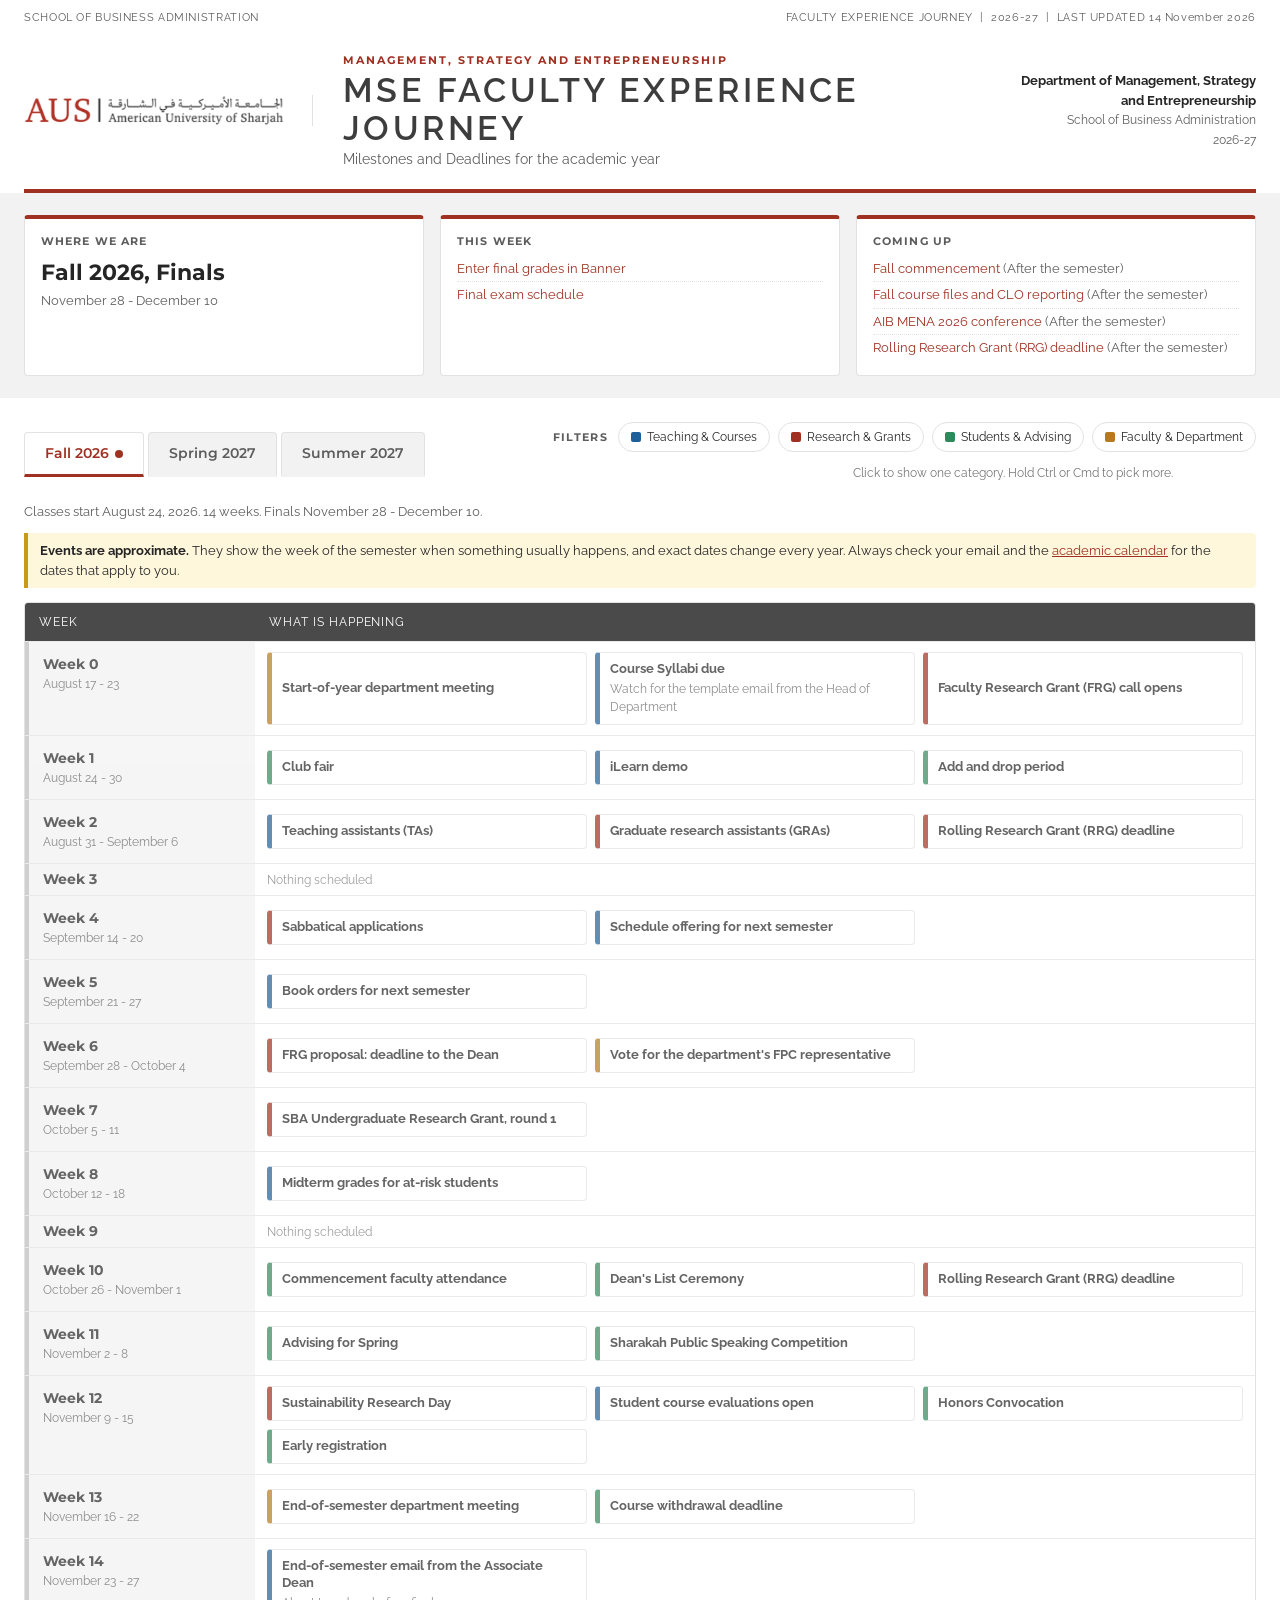
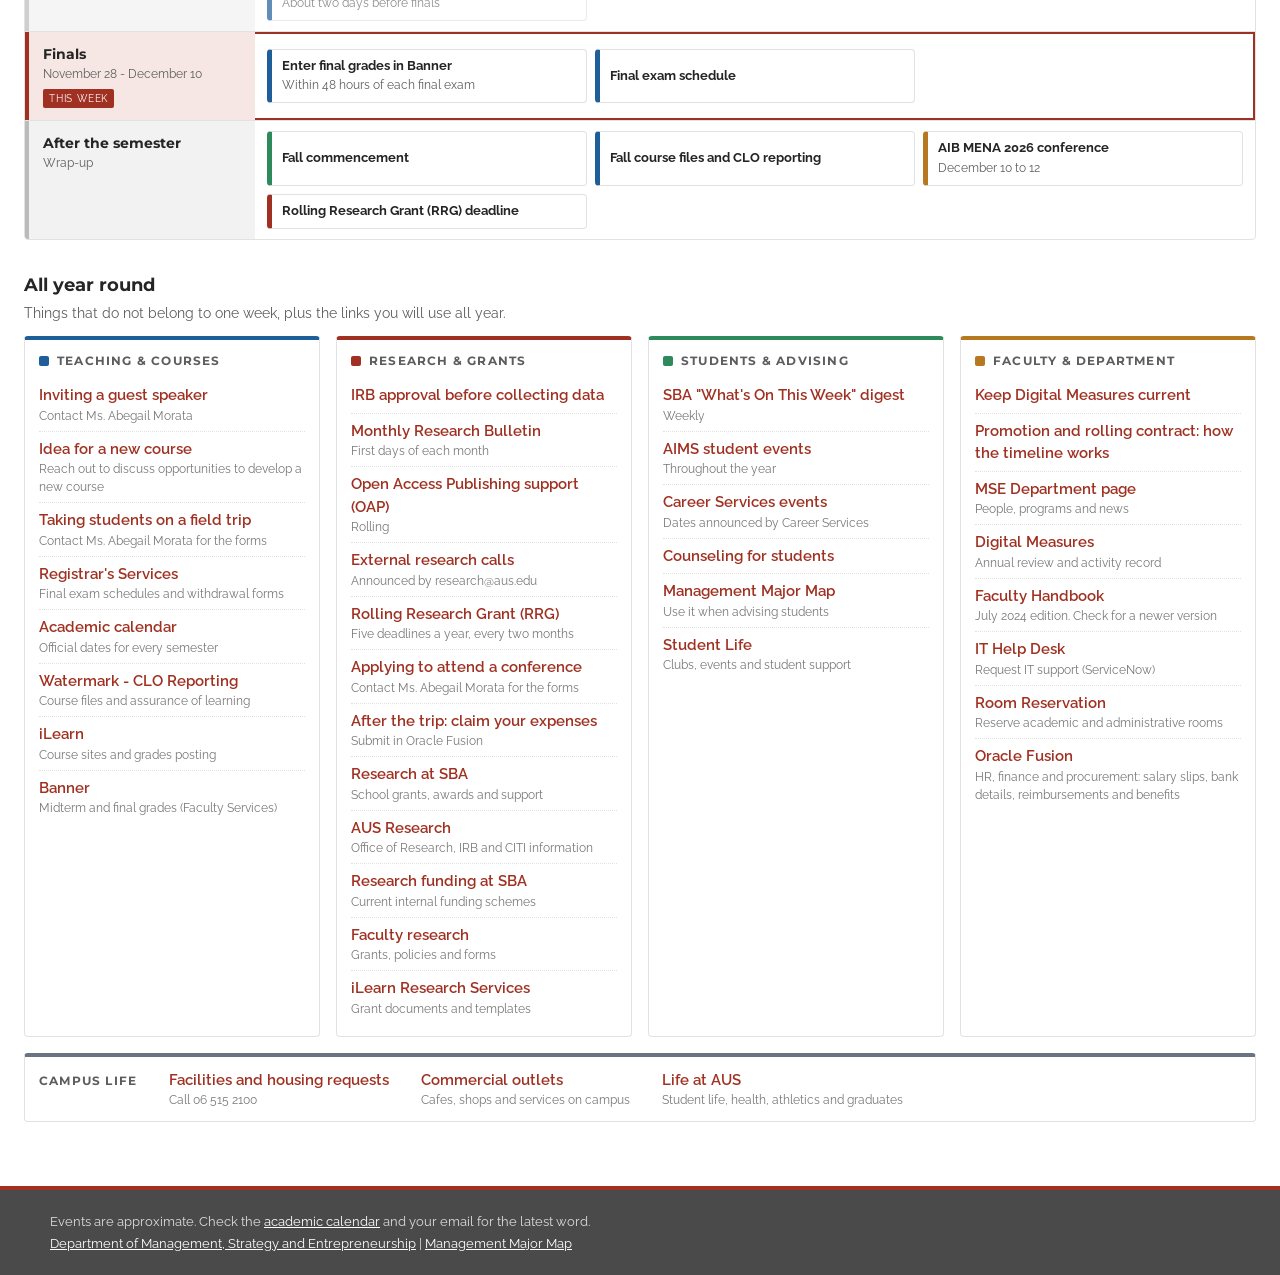
<file: index.html>
<!doctype html>
<html lang="en">
<head>
<meta charset="utf-8">
<meta name="viewport" content="width=device-width, initial-scale=1">
<title>MSE Faculty Experience Journey | AUS</title>
<meta name="description" content="Milestones and deadlines for the academic year, week by week, for faculty in the Department of Management, Strategy and Entrepreneurship.">
<link rel="preconnect" href="https://fonts.googleapis.com">
<link rel="preconnect" href="https://fonts.gstatic.com" crossorigin>
<link href="https://fonts.googleapis.com/css2?family=Montserrat:wght@500;600;700&family=Raleway:wght@400;500;600;700&display=swap" rel="stylesheet">
<link rel="stylesheet" href="css/style.css">
</head>
<body>
<div id="preview-banner" class="banner" hidden></div>
<div class="wrap">
  <div class="util"><span>School of Business Administration</span><span>Faculty Experience Journey &nbsp;|&nbsp; <span id="ay-util"></span> &nbsp;|&nbsp; Last updated <span class="updated" id="updated"></span></span></div>
  <header class="hero">
    <div class="brand"><a href="https://www.aus.edu" target="_blank" rel="noopener" class="brand-link"><img class="logo" src="assets/aus-sba-logo.png" alt="American University of Sharjah" width="260" height="31"></a></div>
    <div>
      <div class="eyebrow">Management, Strategy and Entrepreneurship</div>
      <h1>MSE Faculty Experience Journey</h1>
      <div class="sub">Milestones and Deadlines for the academic year</div>
    </div>
    <div class="inst">
      <b><a href="https://www.aus.edu/sba/department-of-management-strategy-entrepreneurship" target="_blank" rel="noopener">Department of Management, Strategy<br>and Entrepreneurship</a></b>
      <a href="https://www.aus.edu/sba" target="_blank" rel="noopener">School of Business Administration</a>
      <div><span id="ay"></span></div>
    </div>
  </header>
</div>

<section class="band" aria-label="Summary">
  <div class="band-inner" id="band-inner"></div>
</section>

<main id="main">
  <div class="toolbar">
    <div class="tabs" id="tabs" role="tablist" aria-label="Semester"></div>
    <div class="legend-wrap"><div class="legend-row"><span class="legend-label" id="legend-label">Filters</span><div class="legend" id="legend" role="group" aria-labelledby="legend-label"></div></div><div class="legend-sub" id="legend-sub"></div></div>
  </div>

  <div id="panel" role="tabpanel">
    <p class="term-info" id="term-info"></p>
    <p class="disclaimer"><strong>Events are approximate.</strong> They show the week of the semester when something usually happens, and exact dates change every year. Always check your email and the <a href="https://www.aus.edu/academics/services-and-resources/academic-calendar" target="_blank" rel="noopener">academic calendar</a> for the dates that apply to you.</p>
    <div class="map">
      <div class="map-head"><div>Week</div><div>What is happening</div></div>
      <div id="rows"></div>
    </div>
  </div>

  <section class="year" aria-labelledby="year-h">
    <h2 id="year-h">All year round</h2>
    <p>Things that do not belong to one week, plus the links you will use all year.</p>
    <div class="help-groups" id="links"></div>
    <div class="campus" id="campus"></div>
  </section>
</main>

<dialog id="ev-dialog"><div id="ev-body"></div></dialog>
<dialog id="coord-dialog"><div id="coord-body"></div></dialog>
<dialog id="guide-dialog"><div id="guide-body"></div></dialog>

<footer>
  <p>Events are approximate. Check the <a href="https://www.aus.edu/academics/services-and-resources/academic-calendar" target="_blank" rel="noopener">academic calendar</a> and your email for the latest word.</p>
  <p><a href="https://www.aus.edu/sba/department-of-management-strategy-entrepreneurship" target="_blank" rel="noopener">Department of Management, Strategy and Entrepreneurship</a> | <a href="https://sba-aus.github.io/mgt-major-map/" target="_blank" rel="noopener">Management Major Map</a></p>
</footer>

<script src="js/store.js"></script>
<script src="js/core.js"></script>
<script src="js/journey.js"></script>
</body>
</html>
</file>
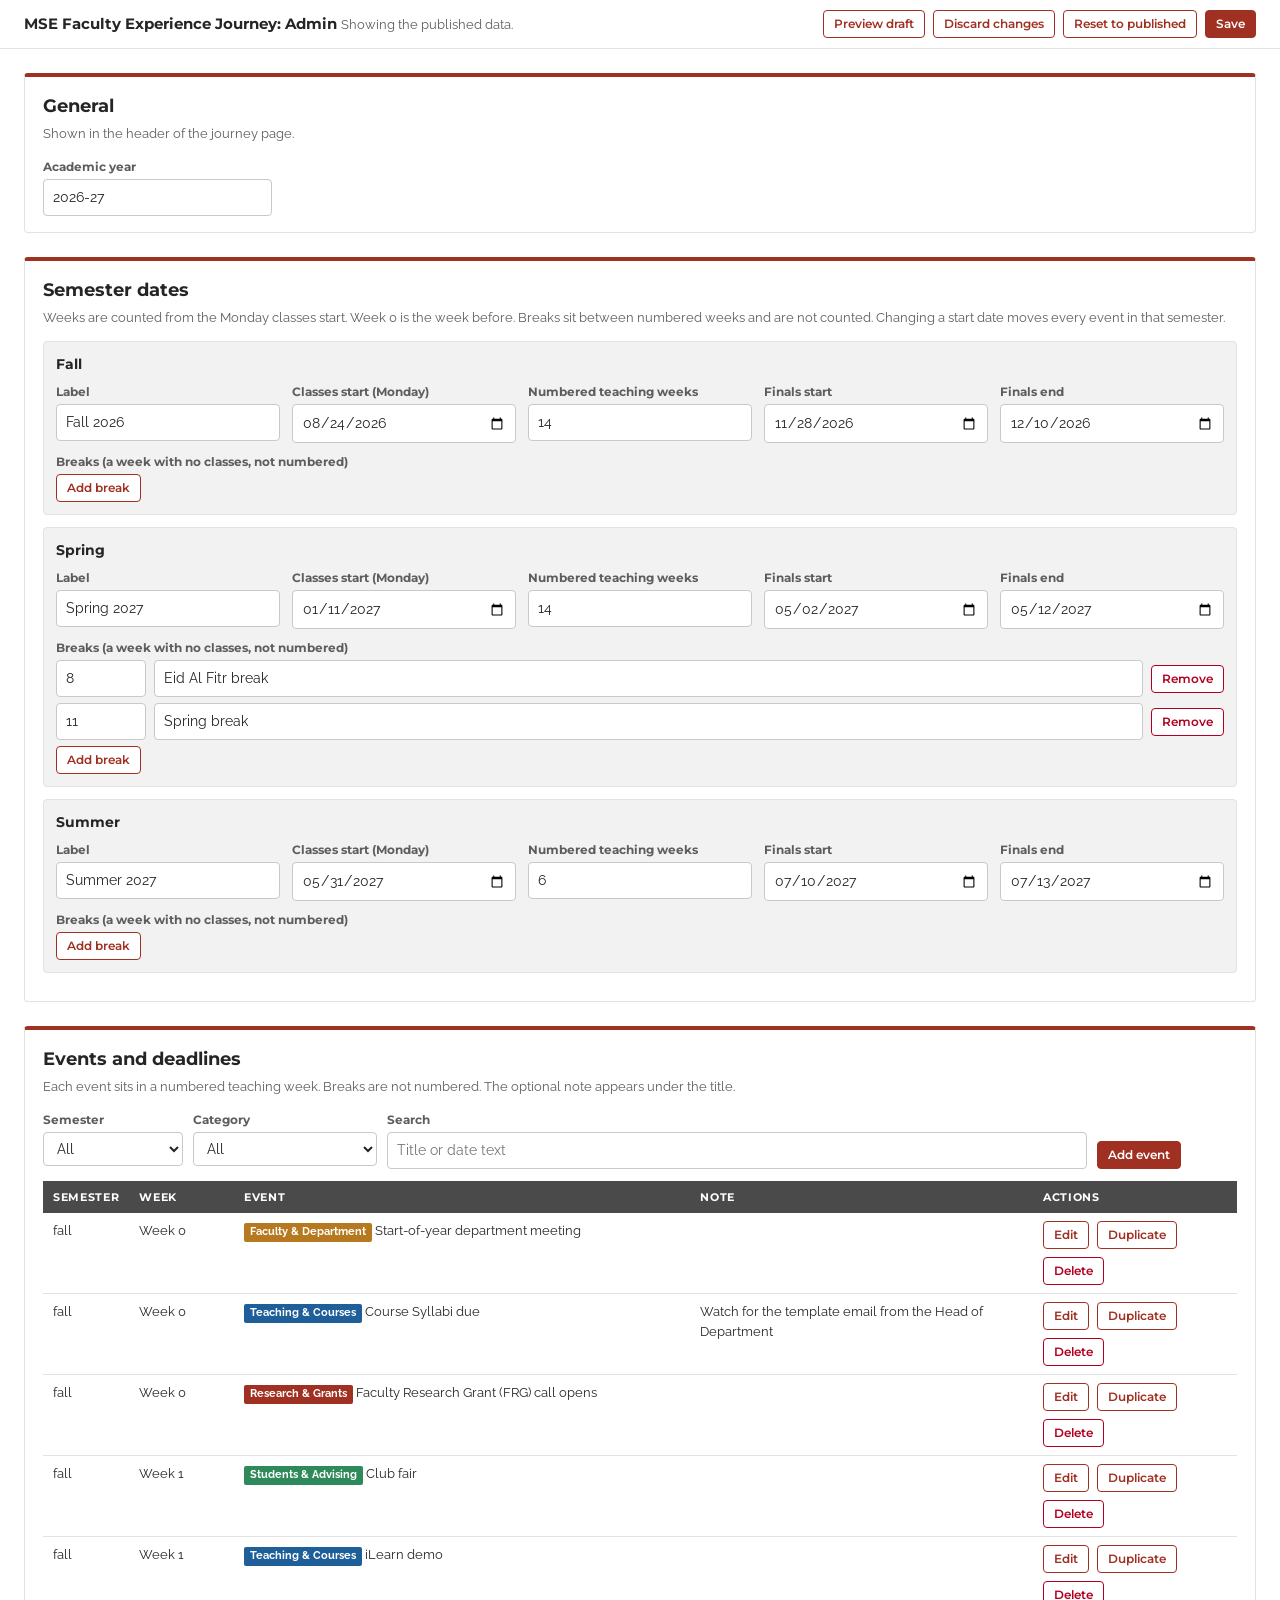
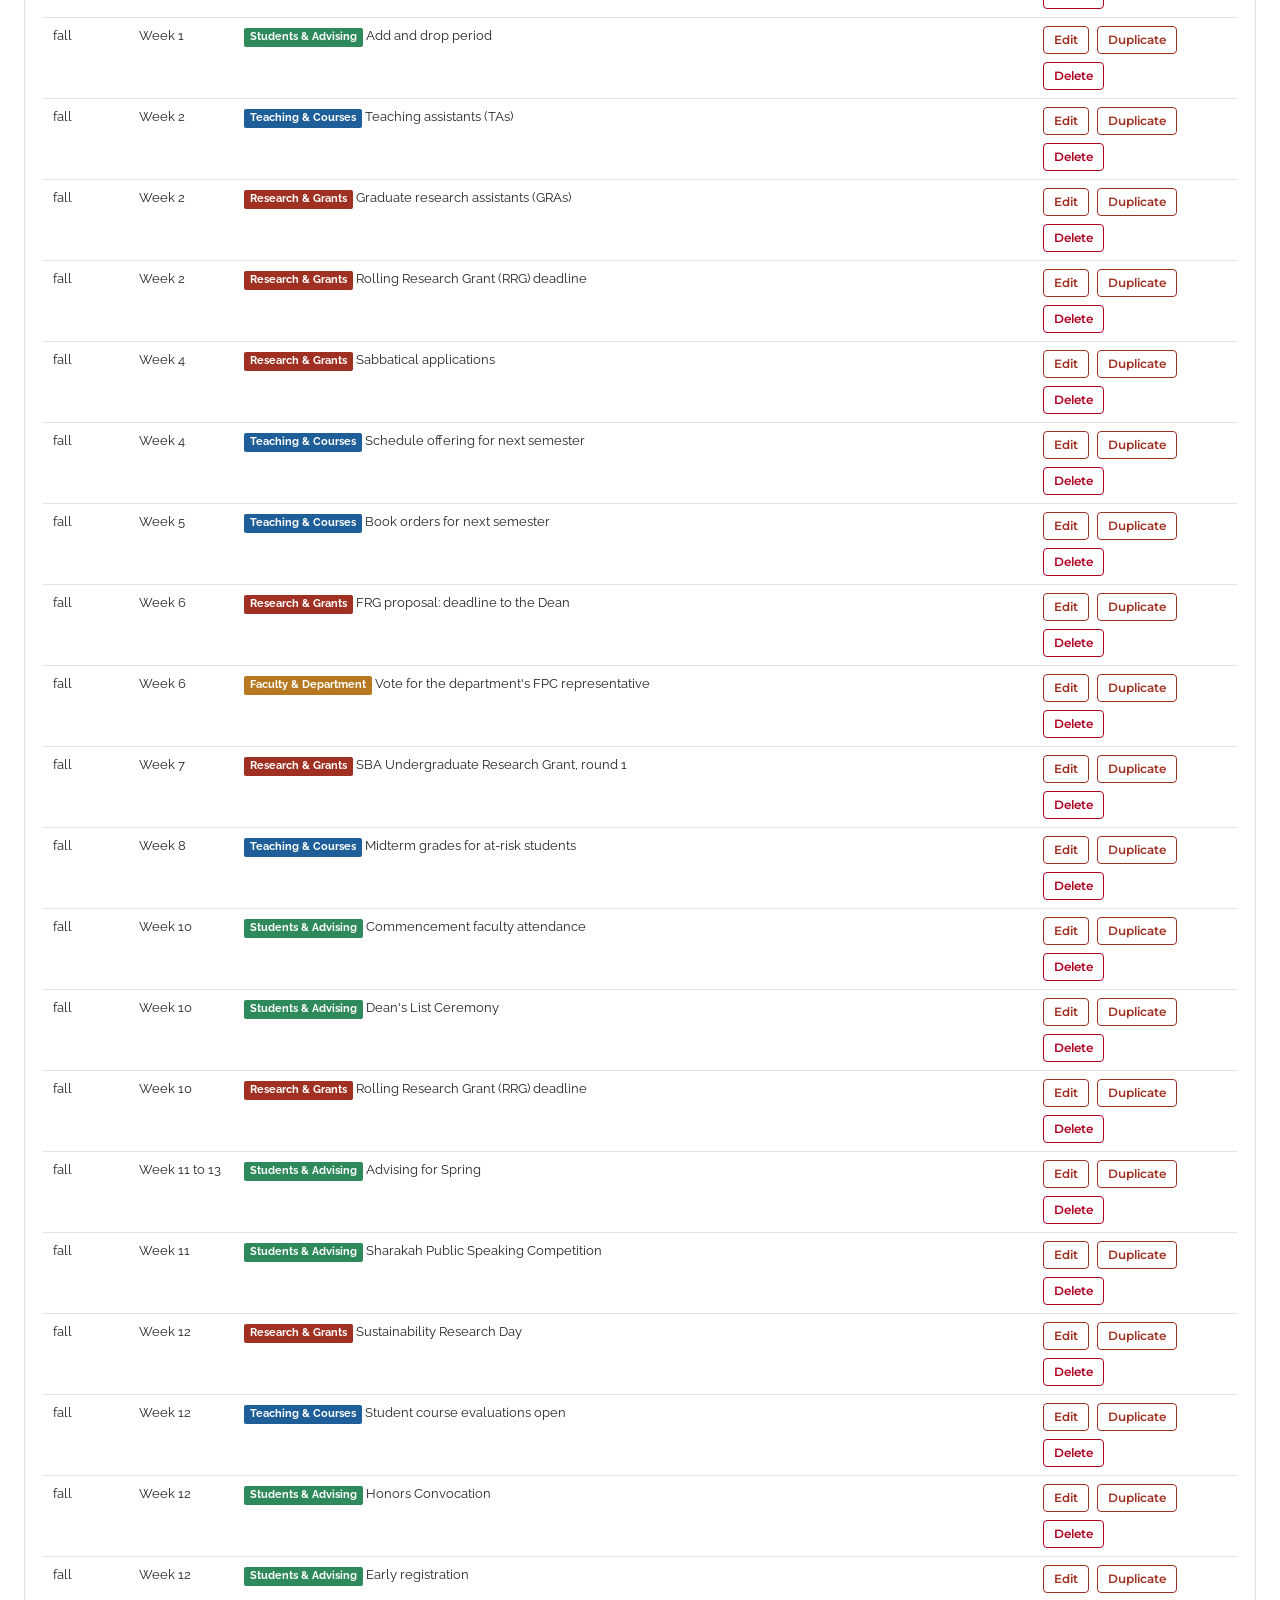
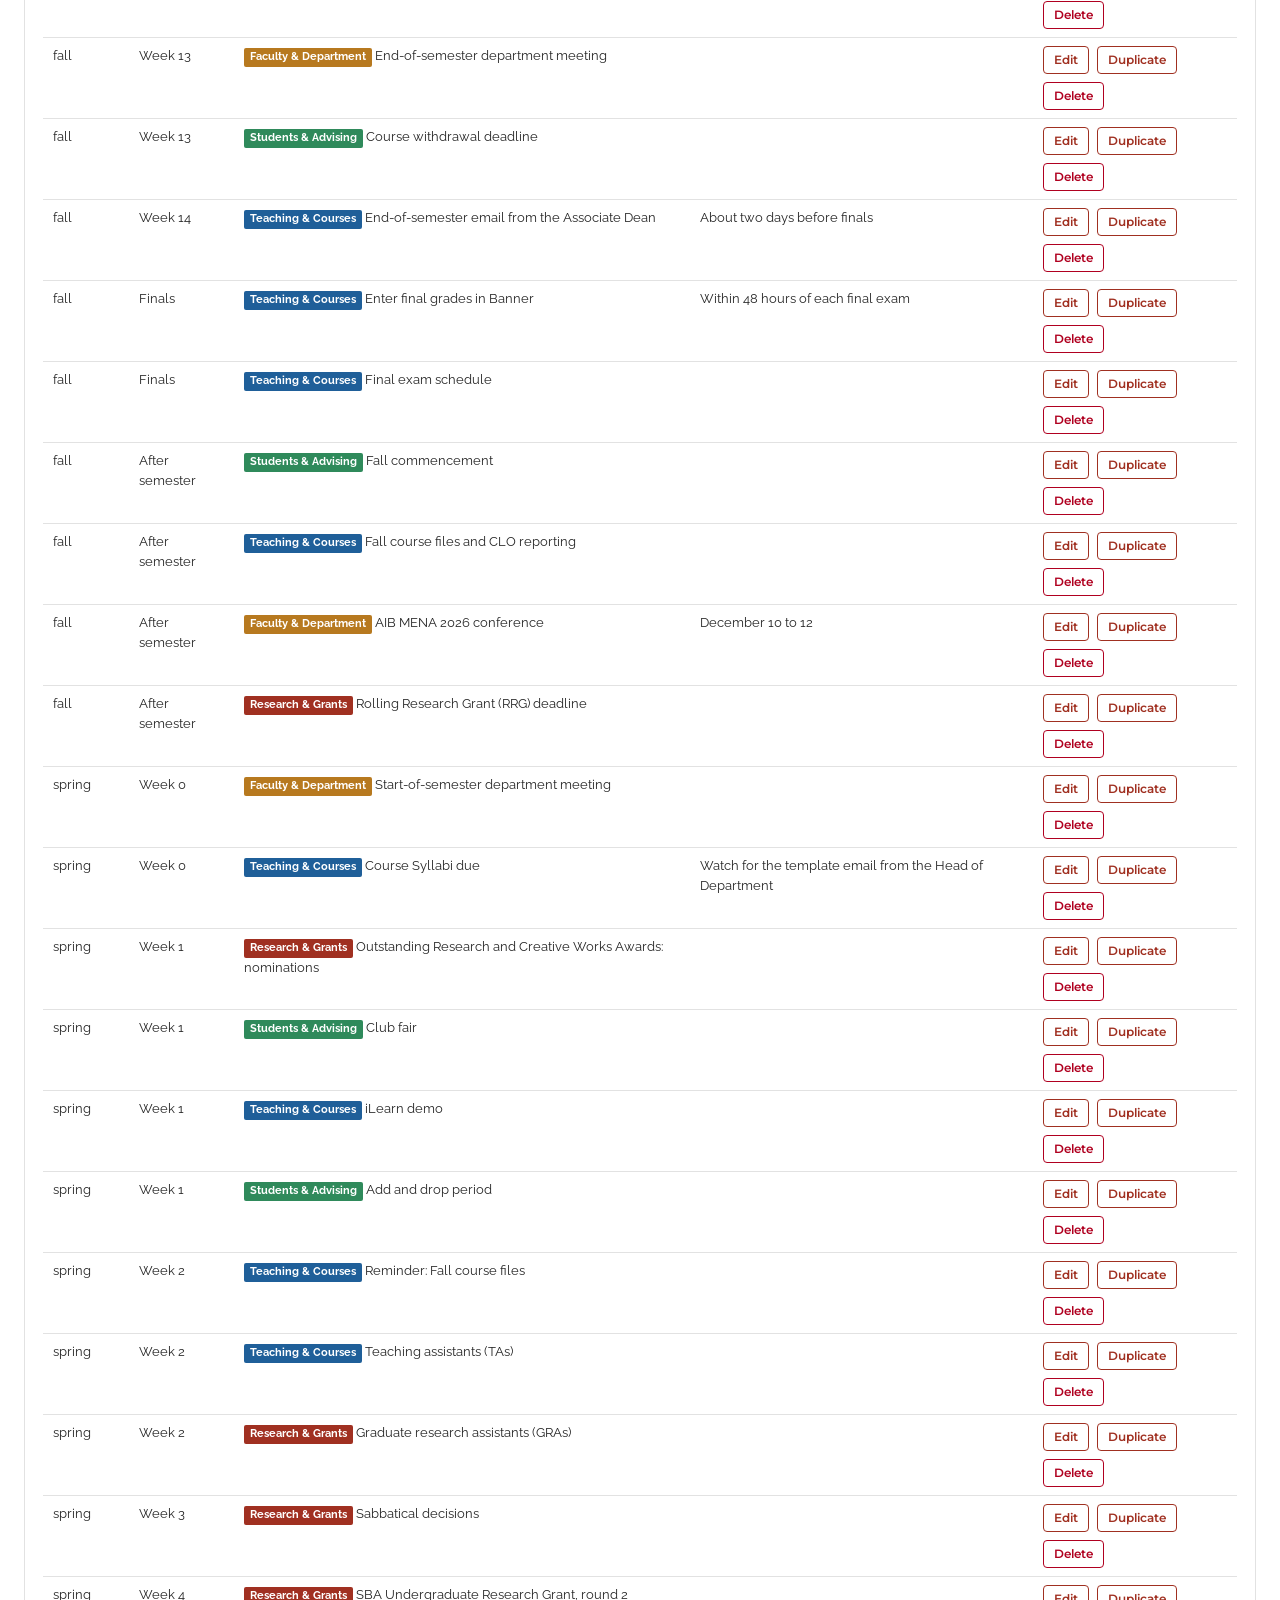
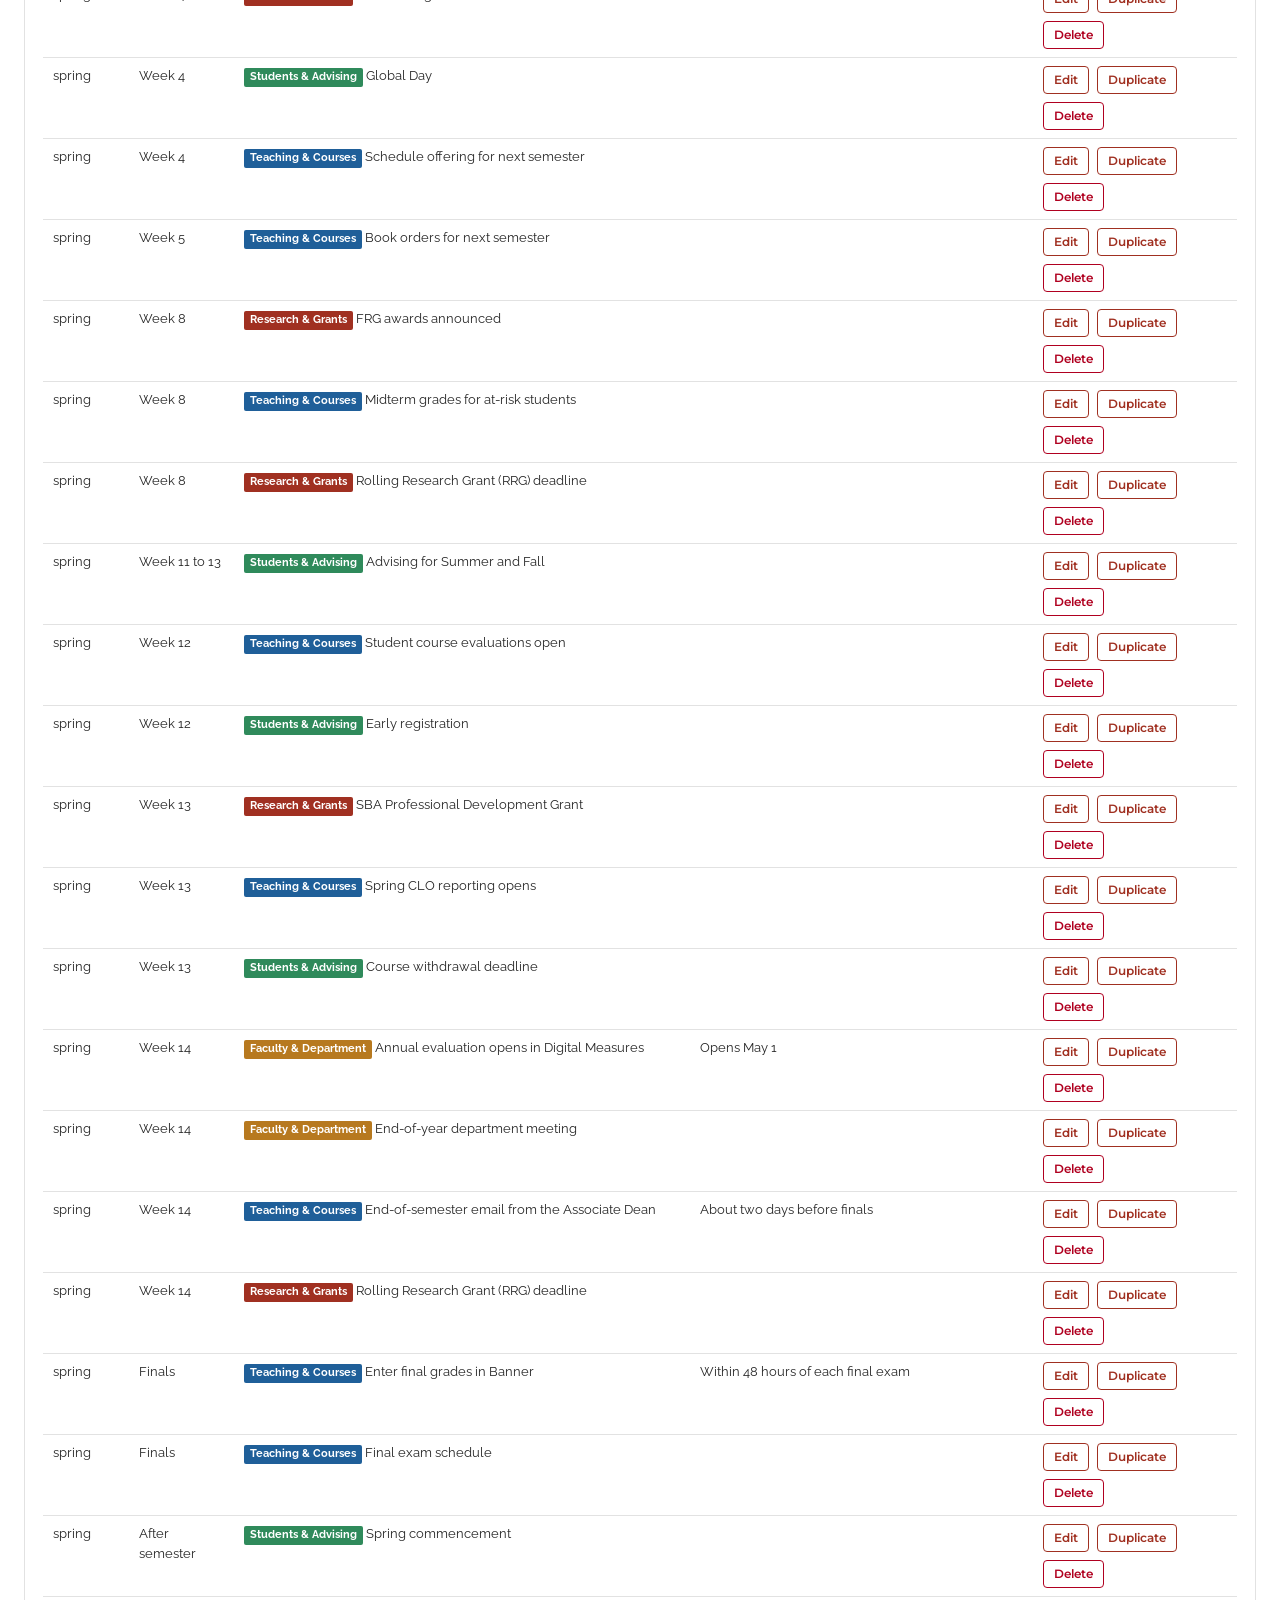
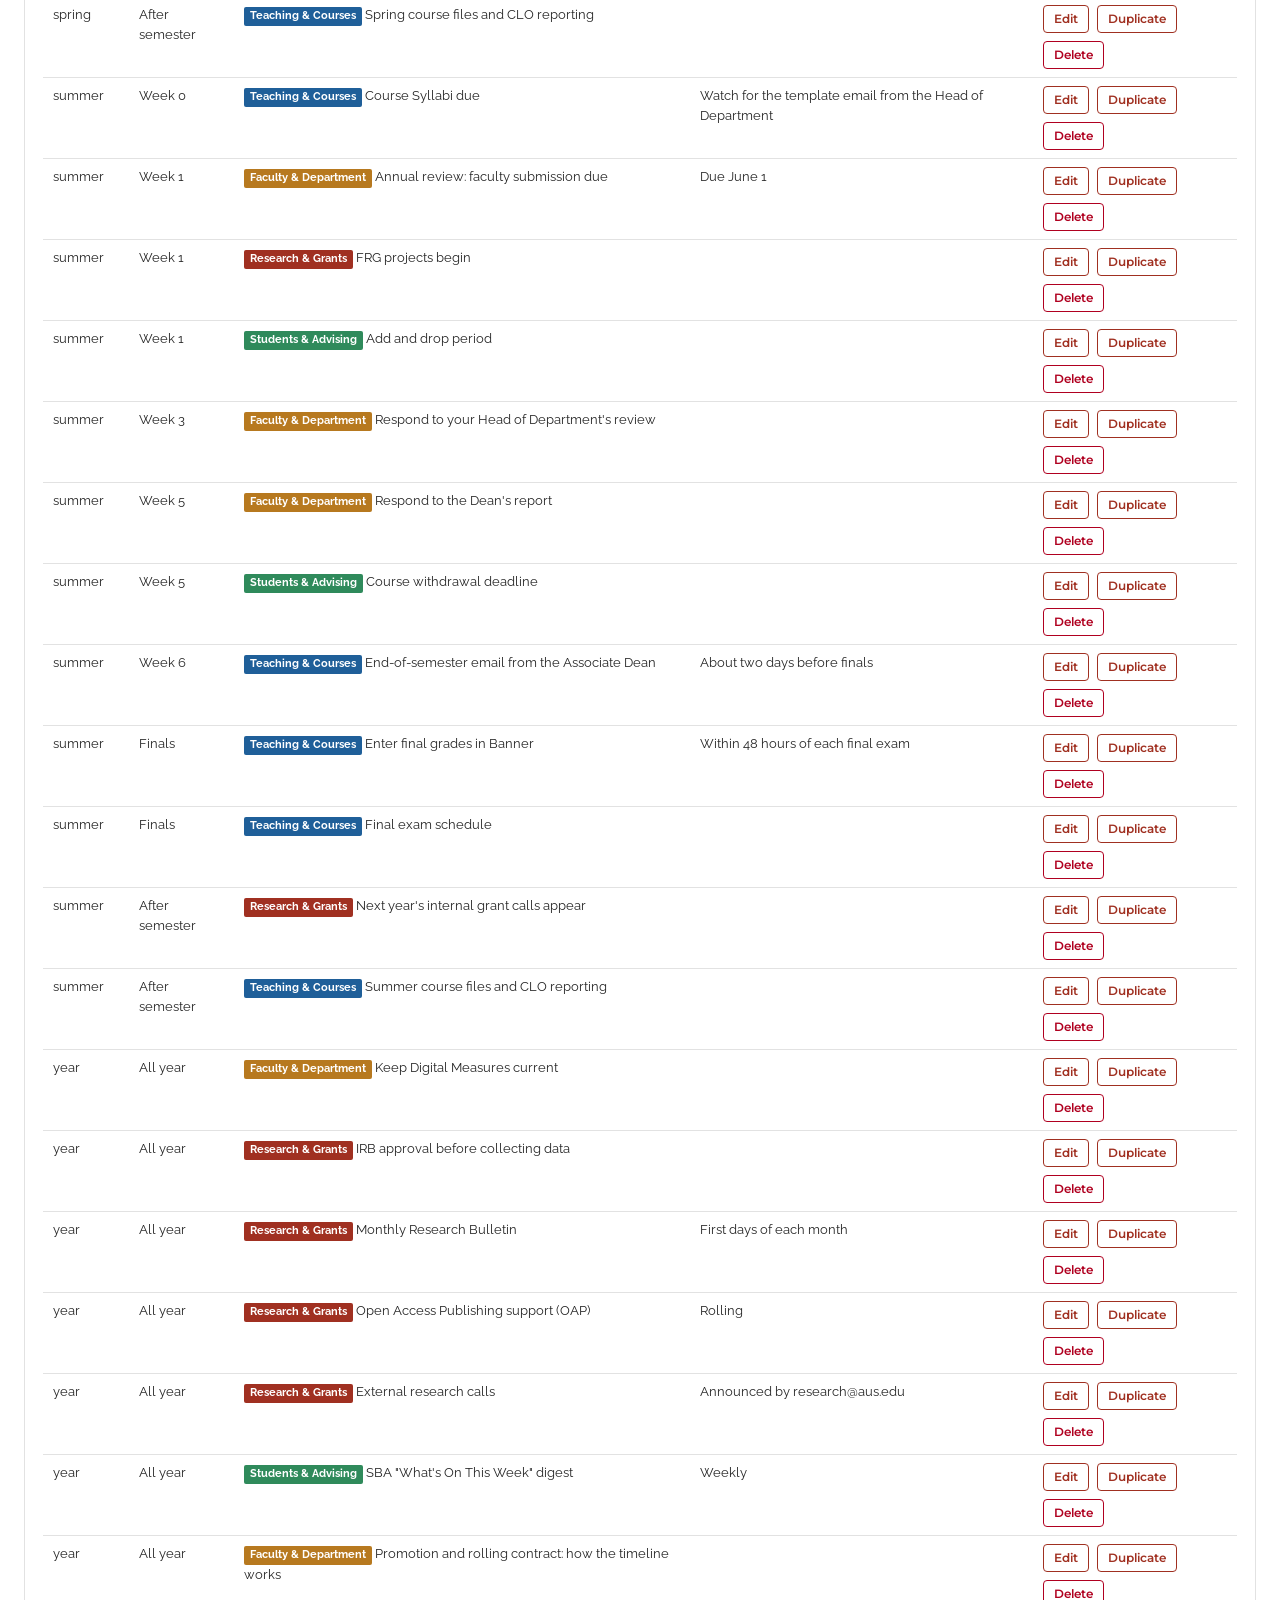
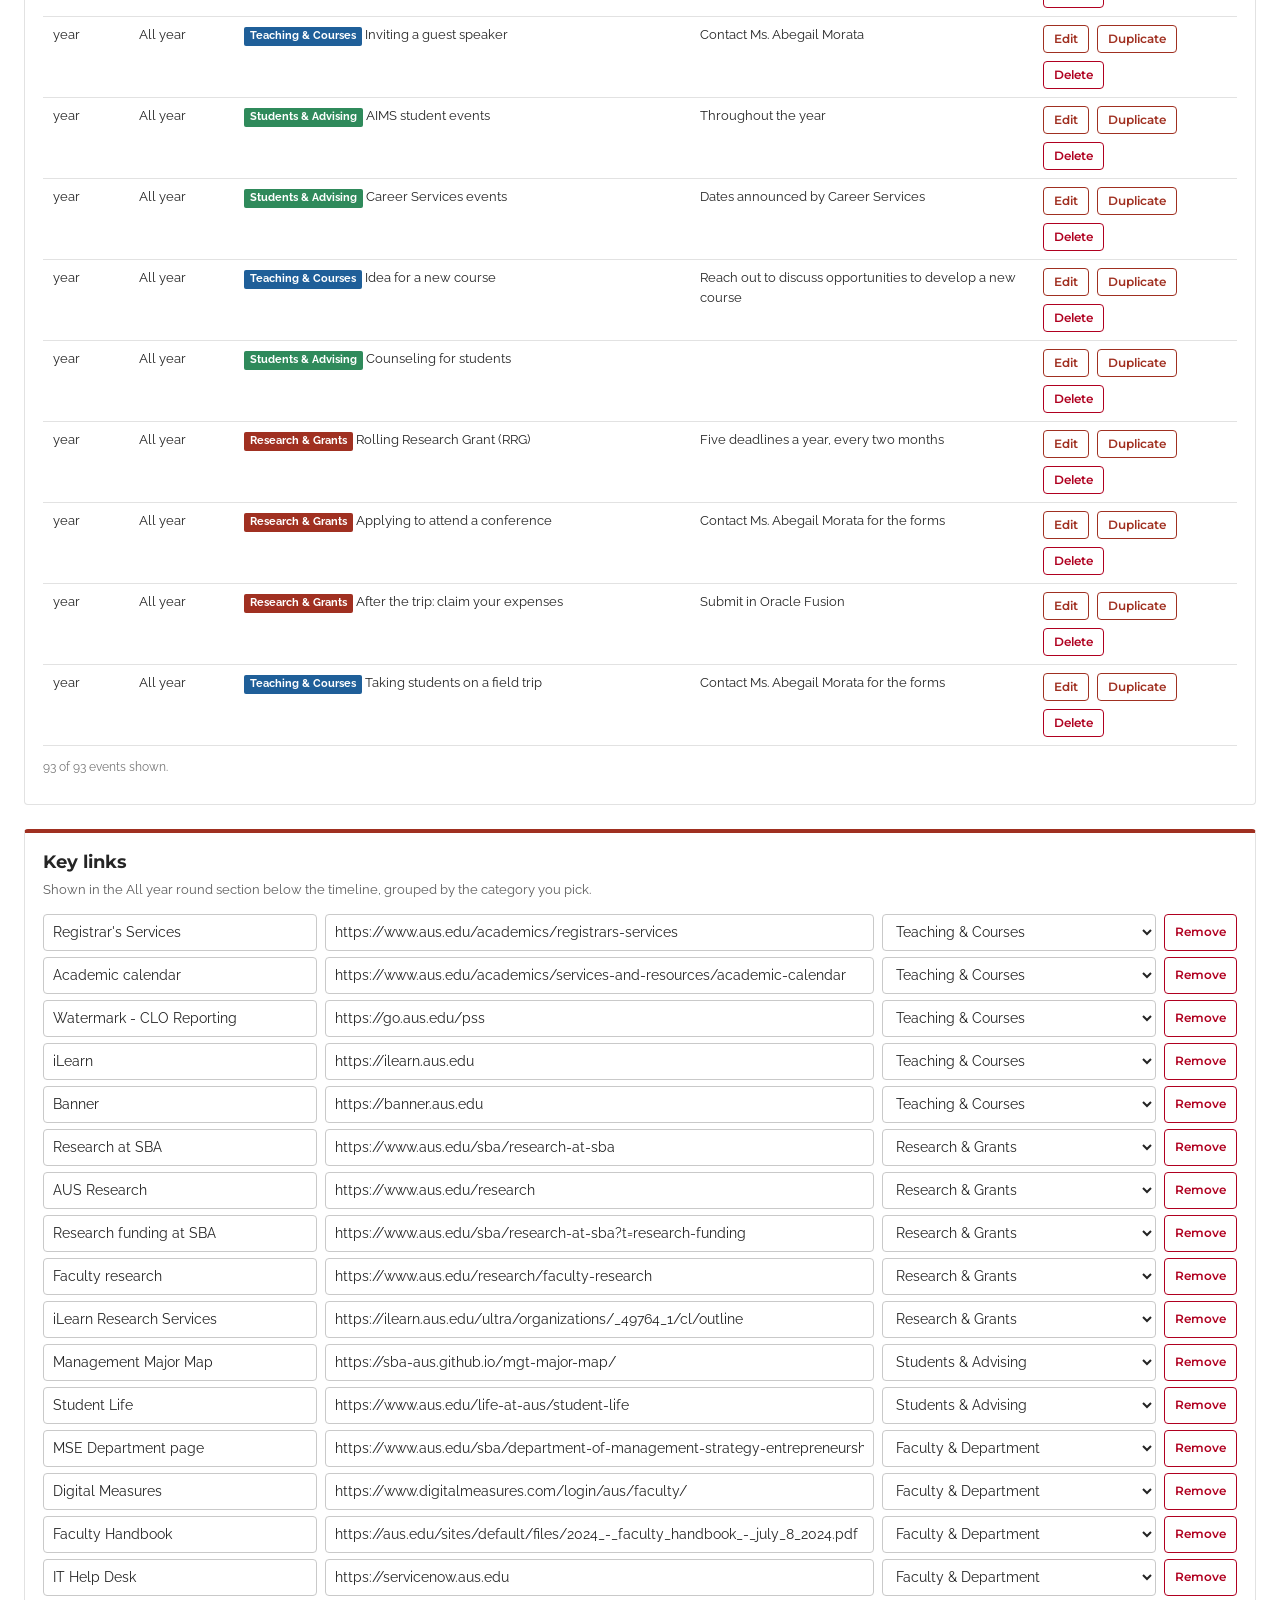
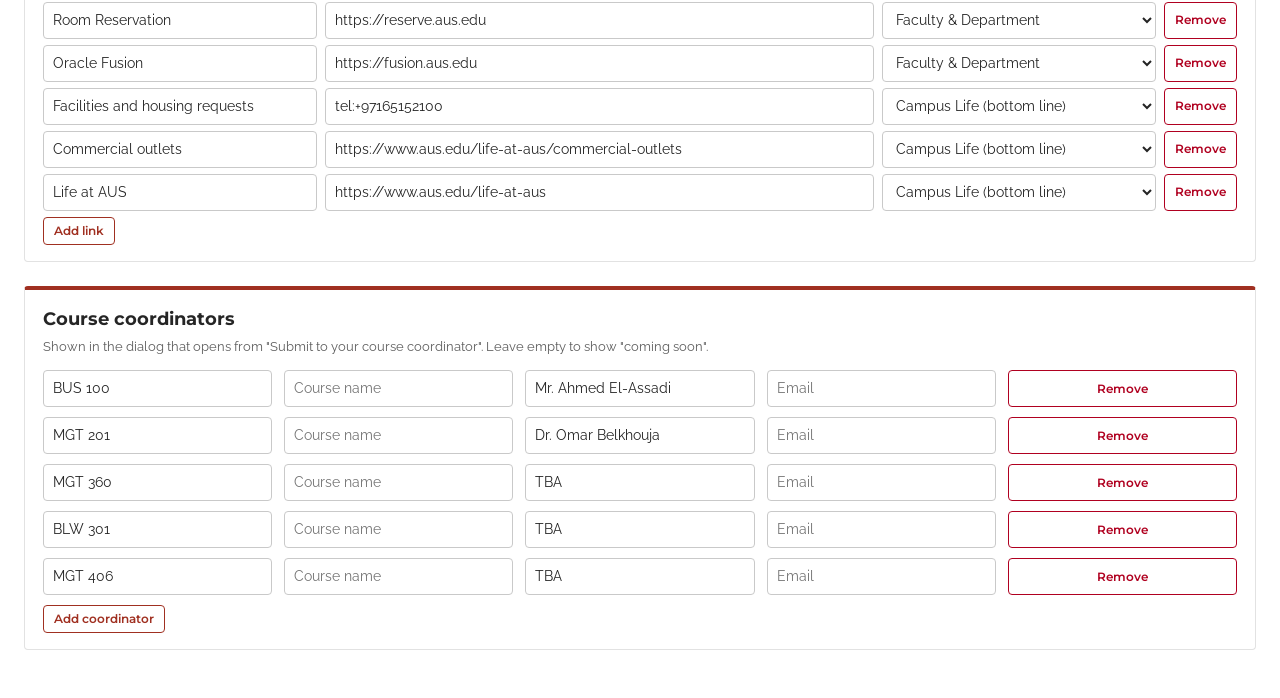
<file: admin.html>
<!doctype html>
<html lang="en">
<head>
<meta charset="utf-8">
<meta name="viewport" content="width=device-width, initial-scale=1">
<meta name="robots" content="noindex, nofollow">
<title>Admin | MSE Faculty Experience Journey</title>
<link rel="preconnect" href="https://fonts.googleapis.com">
<link rel="preconnect" href="https://fonts.gstatic.com" crossorigin>
<link href="https://fonts.googleapis.com/css2?family=Montserrat:wght@500;600;700&family=Raleway:wght@400;500;600;700&display=swap" rel="stylesheet">
<link rel="stylesheet" href="css/style.css">
</head>
<body>
<div class="admin-bar">
  <div>
    <strong style="font-family:Montserrat,sans-serif">MSE Faculty Experience Journey: Admin</strong>
    <span class="state" id="state" role="status">Loading...</span>
  </div>
  <div class="row">
    <span id="key-wrap" hidden><label for="admin-key" style="display:inline;margin-right:4px">Admin key</label><input type="password" id="admin-key" style="width:140px"></span>
    <a class="btn ghost small" href="index.html?preview=draft" target="_blank" rel="noopener">Preview draft</a>
    <button class="btn ghost small" type="button" id="btn-discard">Discard changes</button>
    <button class="btn ghost small" type="button" id="btn-reset">Reset to published</button>
    <button class="btn small" type="button" id="btn-save">Save</button>
  </div>
</div>

<main class="admin-main" id="app" hidden>
  <section class="panel">
    <h2>General</h2>
    <p class="help">Shown in the header of the journey page.</p>
    <div class="grid">
      <div><label for="m-ay">Academic year</label><input type="text" id="m-ay"></div>
    </div>
  </section>

  <section class="panel">
    <h2>Semester dates</h2>
    <p class="help">Weeks are counted from the Monday classes start. Week 0 is the week before. Breaks sit between numbered weeks and are not counted. Changing a start date moves every event in that semester.</p>
    <div id="terms"></div>
  </section>

  <section class="panel">
    <h2>Events and deadlines</h2>
    <p class="help">Each event sits in a numbered teaching week. Breaks are not numbered. The optional note appears under the title.</p>
    <div class="filters">
      <div><label for="f-term">Semester</label><select id="f-term"></select></div>
      <div><label for="f-cat">Category</label><select id="f-cat"></select></div>
      <div style="flex:1"><label for="f-q">Search</label><input type="text" id="f-q" placeholder="Title or date text"></div>
      <div style="align-self:end"><button class="btn small" type="button" id="btn-add">Add event</button></div>
    </div>
    <table class="tbl" id="ev-table">
      <thead><tr><th>Semester</th><th>Week</th><th>Event</th><th>Note</th><th>Actions</th></tr></thead>
      <tbody></tbody>
    </table>
    <p class="sm-note" id="ev-count"></p>
  </section>

  <section class="panel">
    <h2>Key links</h2>
    <p class="help">Shown in the All year round section below the timeline, grouped by the category you pick.</p>
    <div id="links"></div>
    <button class="btn ghost small" type="button" id="btn-add-link">Add link</button>
  </section>

  <section class="panel">
    <h2>Course coordinators</h2>
    <p class="help">Shown in the dialog that opens from "Submit to your course coordinator". Leave empty to show "coming soon".</p>
    <div id="coords"></div>
    <button class="btn ghost small" type="button" id="btn-add-coord">Add coordinator</button>
  </section>
</main>

<dialog id="ed"><form class="edit-form" id="ed-form" method="dialog"></form></dialog>
<div id="toast" class="toast" hidden role="status"></div>

<script src="js/store.js"></script>
<script src="js/core.js"></script>
<script src="js/admin.js"></script>
</body>
</html>
</file>
<file: css/style.css>
:root {
  --red: #a03021;
  --red-dk: #7c2418;
  --red-lt: #f6e7e4;
  --ink: #252525;
  --ink-2: #5d5d5d;
  --ink-3: #777;
  --line: #e2e2e2;
  --grey: #f2f2f2;
  --white: #fff;
  --c-research: #a03021;
  --c-teaching: #3d3d3d;
  --c-students: #d0695a;
  --c-dept: #a08a72;
  --radius: 4px;
  --shadow: 0 6px 24px rgba(0, 0, 0, .18);
}

* { box-sizing: border-box; }
html { scroll-behavior: smooth; }
body {
  margin: 0;
  font-family: "Raleway", "Segoe UI", Arial, sans-serif;
  color: var(--ink);
  background: var(--white);
  line-height: 1.5;
  font-size: 15px;
}
h1, h2, h3, .tab, .btn, .eyebrow, th { font-family: "Montserrat", "Segoe UI", Arial, sans-serif; }
a { color: var(--red); }
a:hover { color: var(--red-dk); }
button { font: inherit; }
:focus-visible { outline: 3px solid #1a73e8; outline-offset: 2px; }

/* Top strip and hero (same as the Management Major Map) */
.wrap { max-width: 1480px; margin: 0 auto; padding: 0 24px; }
.util { display: flex; justify-content: space-between; gap: 12px; font-size: 10.5px; letter-spacing: .06em; text-transform: uppercase; color: var(--ink-2); padding: 10px 0 8px; }
.util .updated { text-transform: none; }
.hero { display: grid; grid-template-columns: auto 1fr auto; gap: 30px; align-items: center; padding: 18px 0 20px; border-bottom: 4px solid var(--red); }
.brand { line-height: 1.25; border-right: 1px solid var(--line); padding-right: 28px; }
.brand-link { text-decoration: none; color: inherit; display: block; }
.brand .logo { display: block; width: 260px; max-width: 100%; height: auto; }
.hero .eyebrow { font-size: 11px; font-weight: 700; letter-spacing: .18em; text-transform: uppercase; color: var(--red); margin: 0; }
.hero h1 { font-family: "Raleway", "Montserrat", sans-serif; font-weight: 600; text-transform: uppercase; font-size: 34px; line-height: 1.1; margin: 4px 0 2px; color: #3d3d3d; letter-spacing: .1em; }
.hero .sub { font-size: 13.5px; color: var(--ink-2); margin: 0; }
.hero .inst { text-align: right; font-size: 12px; line-height: 1.6; color: var(--ink-2); }
.hero .inst b { font-size: 12.5px; display: block; color: var(--ink); }
.hero .inst a { color: inherit; text-decoration: none; }
.hero .inst a:hover { color: var(--red); text-decoration: underline; }

/* Band */
.band { background: var(--grey); padding: 22px 24px; }
.band-inner { max-width: 1480px; margin: 0 auto; display: grid; grid-template-columns: repeat(3, 1fr); gap: 16px; }
.stat { background: var(--white); border: 1px solid var(--line); border-top: 4px solid var(--red); padding: 14px 16px; border-radius: var(--radius); }
.stat h2 { margin: 0 0 6px; font-size: 11px; letter-spacing: .1em; text-transform: uppercase; color: var(--ink-2); }
.stat .big { font-family: "Montserrat", sans-serif; font-size: 22px; font-weight: 700; margin: 0; }
.stat .small { margin: 2px 0 0; font-size: 13px; color: var(--ink-2); }
.stat ul { margin: 0; padding: 0; list-style: none; font-size: 13px; }
.stat li { padding: 3px 0; border-bottom: 1px dotted var(--line); }
.stat li:last-child { border-bottom: 0; }
.stat li button { all: unset; cursor: pointer; color: var(--red); }
.stat li button:hover { text-decoration: underline; }
.stat li button:focus-visible { outline: 3px solid #1a73e8; }

/* Main layout */
main { max-width: 1480px; margin: 0 auto; padding: 24px; }
.links { display: flex; flex-wrap: wrap; gap: 8px; margin-bottom: 20px; }
.links a {
  display: inline-flex; align-items: center; gap: 6px;
  border: 1px solid var(--line); border-radius: 999px; padding: 6px 12px;
  font-size: 13px; text-decoration: none; color: var(--ink); background: var(--white);
}
.links a:hover { border-color: var(--red); color: var(--red); }

.toolbar { display: flex; flex-wrap: wrap; justify-content: space-between; align-items: center; gap: 12px; margin-bottom: 14px; }
.tabs { display: flex; gap: 4px; }
.tab {
  border: 1px solid var(--line); background: var(--grey); color: var(--ink-2);
  padding: 10px 20px; cursor: pointer; font-weight: 600; font-size: 14px;
  border-radius: var(--radius) var(--radius) 0 0; border-bottom: 3px solid transparent;
}
.tab[aria-selected="true"] { background: var(--white); color: var(--red); border-bottom-color: var(--red); }
.tab .dot { display: inline-block; width: 8px; height: 8px; border-radius: 50%; background: var(--red); margin-left: 6px; }

.legend-wrap { display: flex; flex-direction: column; align-items: flex-end; gap: 6px; }
.legend-row { display: flex; flex-wrap: wrap; align-items: center; gap: 10px; }
.legend-sub { display: flex; align-items: center; gap: 10px; min-height: 30px; }
.legend-hint { font-size: 12px; color: var(--ink-3); }
.filter.clear { padding: 3px 12px; }
.legend-label { font-family: "Montserrat", sans-serif; font-size: 11px; font-weight: 700; letter-spacing: .12em; text-transform: uppercase; color: var(--ink-2); }
.legend { display: flex; flex-wrap: wrap; gap: 8px; }
.filter {
  display: inline-flex; align-items: center; gap: 6px;
  border: 1px solid var(--line); background: var(--white); border-radius: 999px;
  padding: 5px 12px; font-size: 12px; cursor: pointer; color: var(--ink);
}
.filter .sw { width: 10px; height: 10px; border-radius: 2px; }
.filter[aria-pressed="true"] { background: var(--ink); color: #fff; border-color: var(--ink); }

.term-info { margin: 0 0 12px; color: var(--ink-2); font-size: 13px; }

/* Timeline table */
.map { border: 1px solid var(--line); border-radius: var(--radius); overflow: hidden; }
.map-head {
  display: grid; grid-template-columns: 230px 1fr; background: #4a4a4a; color: #fff;
  font-size: 12px; text-transform: uppercase; letter-spacing: .08em;
}
.map-head div { padding: 10px 14px; }
.wk { display: grid; grid-template-columns: 230px 1fr; border-top: 1px solid var(--line); }
.wk-h {
  padding: 12px 14px; background: var(--grey); border-left: 4px solid #bbb;
}
.wk-h .n { font-family: "Montserrat", sans-serif; font-weight: 700; font-size: 14px; display: block; }
.wk-h .d { display: block; font-size: 12px; color: var(--ink-2); }
.wk-h .now { display: inline-block; margin-top: 6px; background: var(--red); color: #fff; font-size: 10px; letter-spacing: .08em; text-transform: uppercase; padding: 2px 6px; border-radius: 2px; }
.wk-b { padding: 10px 12px; display: grid; grid-template-columns: repeat(3, minmax(0, 1fr)); gap: 8px; align-content: center; align-items: stretch; }
.wk.current .wk-h { border-left-color: var(--red); background: var(--red-lt); }
.wk.current { box-shadow: inset 0 0 0 2px var(--red); }
.wk.past { opacity: .7; }
.wk.break .wk-h { border-left-color: #999; background: #ececec; }
.wk.break .wk-b { color: var(--ink-3); font-style: italic; align-content: center; }
.wk.empty .wk-h { padding: 5px 14px; }
.wk.empty .wk-b { padding: 5px 12px; color: var(--ink-3); font-size: 12px; align-content: center; }

.chip {
  text-align: left; background: var(--white); border: 1px solid var(--line);
  border-left: 5px solid var(--cc, #999); border-radius: var(--radius);
  padding: 8px 10px; cursor: pointer; color: var(--ink);
}
.chip:hover { box-shadow: 0 2px 10px rgba(0, 0, 0, .12); border-color: var(--cc, #999); }
.chip .t { display: block; font-weight: 700; font-size: 13px; line-height: 1.3; }
.chip .m { display: block; font-size: 12px; color: var(--ink-2); margin-top: 2px; }
.chip .ap { display: inline-block; font-size: 10px; text-transform: uppercase; letter-spacing: .06em; color: var(--ink-3); border: 1px solid var(--line); border-radius: 2px; padding: 0 4px; margin-left: 4px; vertical-align: 1px; }
.chip.hidden { display: none; }
.disclaimer { background: #fff7dc; border-left: 4px solid #c99a1a; padding: 8px 12px; margin: 0 0 14px; font-size: 13px; color: var(--ink); border-radius: 0 var(--radius) var(--radius) 0; }
.filter.clear { border-style: dashed; }
.guide-h { margin: 14px 0 4px; font-size: 14px; }


/* Year-round */
.year { margin-top: 32px; }
.year h2 { font-size: 18px; margin: 0 0 4px; }
.year p { margin: 0 0 12px; color: var(--ink-2); font-size: 14px; }
.year-grid { display: grid; gap: 18px; }
.year-group h3 { display: flex; align-items: center; gap: 8px; margin: 0 0 8px; font-size: 12px; letter-spacing: .1em; text-transform: uppercase; color: var(--ink-2); }
.year-group h3 .sw { width: 10px; height: 10px; border-radius: 2px; display: inline-block; }
.year-cards { display: grid; grid-template-columns: repeat(auto-fill, minmax(260px, 1fr)); gap: 8px; }

/* Helpful links */
.helpful { margin-top: 32px; }
.helpful h2 { font-size: 18px; margin: 0 0 12px; }
.help-groups { display: grid; grid-template-columns: repeat(auto-fit, minmax(240px, 1fr)); gap: 16px; }
.help-group { border: 1px solid var(--line); border-top: 4px solid var(--cc, var(--red)); border-radius: var(--radius); padding: 12px 14px; background: var(--white); }
.help-group h3 { display: flex; align-items: center; gap: 8px; margin: 0 0 8px; font-size: 12px; letter-spacing: .1em; text-transform: uppercase; color: var(--ink-2); }
.help-list { list-style: none; margin: 0; padding: 0; }
.help-list li { padding: 6px 0; border-bottom: 1px dotted var(--line); }
.help-list li:last-child { border-bottom: 0; }
.help-list a { font-weight: 600; text-decoration: none; }
.help-list a:hover { text-decoration: underline; }
.help-group h3 .sw { width: 10px; height: 10px; border-radius: 2px; background: var(--cc); }
.help-link { all: unset; cursor: pointer; font-weight: 600; color: var(--red); }
.help-link:hover { text-decoration: underline; }
.help-link:focus-visible { outline: 3px solid #1a73e8; outline-offset: 2px; }
.campus { margin-top: 16px; display: flex; flex-wrap: wrap; align-items: baseline; gap: 6px 32px; border: 1px solid var(--line); border-top: 4px solid #6b7280; border-radius: var(--radius); padding: 12px 14px; background: var(--white); }
.campus[hidden] { display: none; }
.campus h3 { margin: 0; font-size: 12px; letter-spacing: .1em; text-transform: uppercase; color: var(--ink-2); }
.campus-list { list-style: none; margin: 0; padding: 0; display: flex; flex-wrap: wrap; gap: 8px 32px; }
.campus-list a { font-weight: 600; text-decoration: none; }
.campus-list a:hover { text-decoration: underline; }
.help-desc { display: block; font-size: 12px; color: var(--ink-3); }

/* Dialogs */
dialog { border: 0; padding: 0; border-radius: var(--radius); box-shadow: var(--shadow); max-width: 560px; width: calc(100% - 32px); }
dialog::backdrop { background: rgba(0, 0, 0, .45); }
.pc { border-top: 5px solid var(--cc, var(--red)); padding: 22px 24px 20px; }
.pc .cat { font-size: 11px; text-transform: uppercase; letter-spacing: .1em; font-weight: 700; color: var(--cc, var(--red)); margin: 0 0 4px; }
.pc h3 { margin: 0 32px 8px 0; font-size: 20px; line-height: 1.25; }
.pc .when { font-weight: 700; margin: 0 0 10px; }
.pc .badge { font-size: 11px; font-weight: 600; background: var(--grey); border-radius: 2px; padding: 1px 6px; margin-left: 6px; color: var(--ink-2); }
.pc p { margin: 0 0 10px; }
.pc .tip { background: var(--red-lt); border-left: 3px solid var(--red); padding: 8px 10px; font-size: 14px; }
.pc .hist { font-size: 13px; color: var(--ink-2); margin: 0 0 12px; padding-left: 18px; }
.pc .hist-title { font-size: 12px; text-transform: uppercase; letter-spacing: .08em; color: var(--ink-3); margin: 0 0 4px; }
.pc .acts { display: flex; flex-wrap: wrap; gap: 8px; margin-top: 12px; }
.x { position: absolute; top: 10px; right: 12px; background: none; border: 0; font-size: 26px; line-height: 1; cursor: pointer; color: var(--ink-2); }
dialog { position: fixed; }
.pc { position: relative; }
.btn {
  display: inline-block; border: 1px solid var(--red); background: var(--red); color: #fff; text-decoration: none;
  padding: 8px 14px; border-radius: var(--radius); font-size: 13px; font-weight: 600; cursor: pointer;
}
.btn:hover { background: var(--red-dk); color: #fff; }
.btn.ghost { background: var(--white); color: var(--red); }
.btn.ghost:hover { background: var(--red-lt); color: var(--red-dk); }
.btn.small { padding: 4px 10px; font-size: 12px; }
.btn.danger { border-color: #b00020; background: #fff; color: #b00020; }
.btn.danger:hover { background: #fdecef; }
.coord-list { list-style: none; margin: 0; padding: 0; }
.coord-list li { border-bottom: 1px solid var(--line); padding: 8px 0; }
.coord-list .c { font-weight: 700; }
.coord-list .e { font-size: 13px; color: var(--ink-2); }
.empty-note { background: var(--grey); padding: 14px; border-radius: var(--radius); color: var(--ink-2); }

/* Footer */
footer { background: #4a4a4a; color: #ddd; border-top: 4px solid var(--red); padding: 20px 24px; font-size: 13px; margin-top: 40px; }
footer a { color: #fff; }
footer p { margin: 2px 0; max-width: 1180px; margin-left: auto; margin-right: auto; }

.banner { background: #fff4d6; border-bottom: 1px solid #e6cf8a; padding: 8px 24px; font-size: 13px; text-align: center; }
.error { max-width: 700px; margin: 40px auto; padding: 16px; background: #fdecef; border: 1px solid #f3b6c0; border-radius: var(--radius); }

/* Responsive */
@media (max-width: 1000px) {
  .wk-b { grid-template-columns: repeat(2, minmax(0, 1fr)); }
  .band-inner { grid-template-columns: 1fr; }
  .hero { grid-template-columns: 1fr; }
  .brand { border-right: none; padding-right: 0; }
  .hero .inst { text-align: left; }
}
@media (max-width: 640px) {
  main { padding: 16px; }
  .band { padding: 16px; }
  .wrap { padding: 0 16px; }
  .util { display: none; }
  .hero h1 { font-size: 30px; }
  .map-head { display: none; }
  .wk { grid-template-columns: 1fr; }
  .wk-h { border-left-width: 4px; display: flex; gap: 8px; align-items: baseline; flex-wrap: wrap; }
  .wk-b { grid-template-columns: 1fr; }
  .tab { padding: 10px 12px; flex: 1; }
  .tabs { width: 100%; }
  .legend-wrap { align-items: flex-start; }
  .legend-hint { display: none; }
}

/* ---------------- Admin ---------------- */
.admin-bar { position: sticky; top: 0; z-index: 10; background: var(--white); border-bottom: 1px solid var(--line); padding: 10px 24px; display: flex; flex-wrap: wrap; gap: 10px; align-items: center; justify-content: space-between; }
.admin-bar .state { font-size: 13px; color: var(--ink-2); }
.admin-bar .state.dirty { color: #b25000; font-weight: 700; }
.admin-main { max-width: 1480px; margin: 0 auto; padding: 24px; }
.panel { border: 1px solid var(--line); border-top: 4px solid var(--red); border-radius: var(--radius); padding: 16px 18px; margin-bottom: 24px; background: var(--white); }
.panel h2 { margin: 0 0 4px; font-size: 18px; }
.panel .help { margin: 0 0 14px; color: var(--ink-2); font-size: 13px; }
.grid { display: grid; gap: 12px; grid-template-columns: repeat(auto-fill, minmax(200px, 1fr)); }
label { display: block; font-size: 12px; font-weight: 700; color: var(--ink-2); margin-bottom: 3px; font-family: "Montserrat", sans-serif; }
input[type=text], input[type=date], input[type=number], input[type=url], input[type=password], select, textarea {
  width: 100%; font: inherit; font-size: 14px; padding: 7px 9px; border: 1px solid #c9c9c9; border-radius: var(--radius); background: #fff; color: var(--ink);
}
textarea { min-height: 70px; resize: vertical; }
.row { display: flex; flex-wrap: wrap; gap: 8px; align-items: center; }
.term-block { border: 1px solid var(--line); border-radius: var(--radius); padding: 12px; margin-bottom: 12px; background: var(--grey); }
.term-block h3 { margin: 0 0 8px; font-size: 14px; }
.breaks { margin-top: 10px; }
.break-row { display: grid; grid-template-columns: 90px 1fr auto; gap: 8px; margin-bottom: 6px; align-items: center; }
.tbl { width: 100%; border-collapse: collapse; font-size: 13px; }
.tbl th { background: #4a4a4a; color: #fff; text-align: left; padding: 8px 10px; font-size: 11px; text-transform: uppercase; letter-spacing: .06em; }
.tbl td { border-bottom: 1px solid var(--line); padding: 8px 10px; vertical-align: top; }
.tbl tr:hover td { background: #fafafa; }
.tag { display: inline-block; font-size: 11px; font-weight: 700; padding: 1px 6px; border-radius: 2px; color: #fff; }
.filters { display: flex; flex-wrap: wrap; gap: 10px; margin-bottom: 12px; }
.filters > div { min-width: 140px; }
.sm-note { font-size: 12px; color: var(--ink-3); }
.edit-form { padding: 20px 22px; }
.edit-form h3 { margin: 0 0 12px; }
.edit-form .grid { margin-bottom: 12px; }
.edit-form .full { grid-column: 1 / -1; }
.link-row { display: grid; grid-template-columns: 1fr 2fr auto; gap: 8px; margin-bottom: 6px; }
.toast { position: fixed; bottom: 20px; left: 50%; transform: translateX(-50%); background: #252525; color: #fff; padding: 10px 16px; border-radius: var(--radius); box-shadow: var(--shadow); font-size: 14px; z-index: 50; max-width: 90vw; }
.toast.bad { background: #b00020; }
@media (max-width: 760px) {
  .tbl thead { display: none; }
  .tbl, .tbl tbody, .tbl tr, .tbl td { display: block; width: 100%; }
  .tbl tr { border: 1px solid var(--line); border-radius: var(--radius); margin-bottom: 10px; padding: 6px; }
  .tbl td { border: 0; padding: 3px 6px; }
  .tbl td::before { content: attr(data-label) ": "; font-weight: 700; color: var(--ink-2); }
  .admin-bar, .admin-main { padding-left: 16px; padding-right: 16px; }
}
@media print {
  .util, .toolbar, .links, .x { display: none; }
  .wk { break-inside: avoid; }
}

.key-row { display: grid; grid-template-columns: 1fr 2fr 1fr auto; gap: 8px; margin-bottom: 6px; }
@media (max-width: 760px) { .key-row { grid-template-columns: 1fr; } }
</file>
